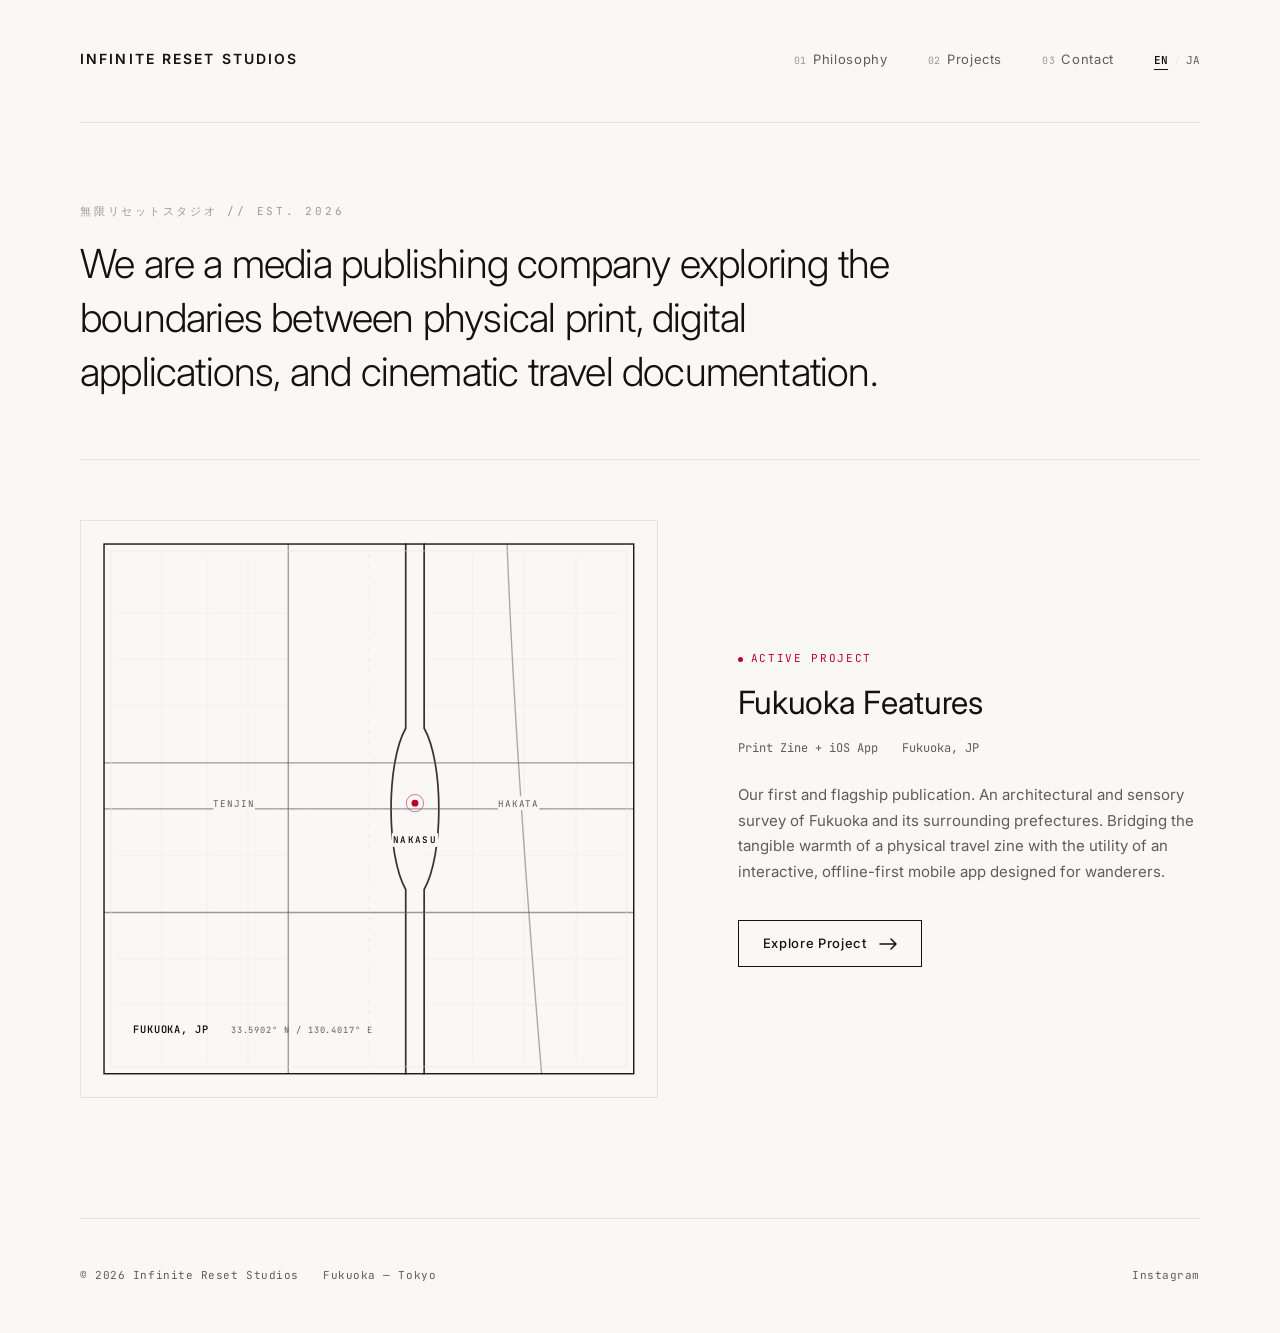
<file: index.html>
<!DOCTYPE html>
<html lang="en">
<head>
  <meta charset="UTF-8">
  <meta name="viewport" content="width=device-width, initial-scale=1.0">
  <title>Infinite Reset Studios — Media Publishing & Travel Zines</title>
  <meta name="description" content="Infinite Reset Studios is an ultra-minimal media publishing house crafting physical travel zines, digital applications, and longform video archives.">
  
  <!-- SEO & Favicon -->
  <link rel="canonical" href="https://jeff.github.io/infiniteresetslabs/index.html">
  
  <!-- Stylesheets -->
  <link rel="stylesheet" href="style.css">
</head>
<body>
  <div class="container">
    
    <!-- Navigation Header -->
    <header id="site-header">
      <a href="index.html" class="logo" id="logo-link">Infinite Reset Studios</a>
      <nav id="main-navigation">
        <a href="about.html" id="nav-about" data-i18n="nav_about"><span>01</span>Philosophy</a>
        <a href="projects.html" id="nav-projects" data-i18n="nav_projects"><span>02</span>Projects</a>
        <a href="contact.html" id="nav-contact" data-i18n="nav_contact"><span>03</span>Contact</a>
        <div class="lang-switcher" id="lang-switcher">
          <button class="lang-btn" data-lang="en">EN</button>
          <span class="divider">/</span>
          <button class="lang-btn" data-lang="ja">JA</button>
        </div>
      </nav>
    </header>

    <!-- Main Content -->
    <main id="main-content">
      
      <!-- Hero Section / Manifest -->
      <section class="hero" id="hero-section">
        <span class="subtitle-japanese" id="japanese-subtitle" data-i18n="hero_subtitle">無限リセットスタジオ // EST. 2026</span>
        <h1 id="mission-heading" data-i18n="hero_title">
          We are a media publishing company exploring the boundaries between physical print, digital applications, and cinematic travel documentation.
        </h1>
      </section>

      <!-- Featured Project / Fukuoka Features -->
      <section class="featured-project" id="featured-project-section">
        <a href="https://fukuoka-features.placeholder.com" target="_blank" rel="noopener noreferrer" class="image-container" id="fukuoka-image-link" aria-label="Fukuoka Features website">
          <svg viewBox="0 0 500 500" class="cartography-map" id="fukuoka-map" aria-hidden="true" xmlns="http://www.w3.org/2000/svg">
            <!-- Background Fill (Warm paper land) -->
            <rect width="500" height="500" fill="var(--color-bg)" />

            <!-- Coordinate Crosshairs (Subtle grid lines) -->
            <line x1="250" y1="20" x2="250" y2="480" stroke="var(--color-border)" stroke-width="0.75" stroke-dasharray="3,6" opacity="0.6" />
            <line x1="20" y1="250" x2="480" y2="250" stroke="var(--color-border)" stroke-width="0.75" stroke-dasharray="3,6" opacity="0.6" />

            <!-- Minor Street Grids (Only drawn on land, avoiding water split) -->
            <g stroke="var(--color-border)" stroke-width="0.75" opacity="0.4">
              <!-- Tenjin Area Grid (West) -->
              <line x1="70" y1="30" x2="70" y2="470" />
              <line x1="110" y1="30" x2="110" y2="470" />
              <line x1="145" y1="30" x2="145" y2="470" />
              <line x1="30" y1="80" x2="180" y2="80" />
              <line x1="30" y1="120" x2="180" y2="120" />
              <line x1="30" y1="160" x2="180" y2="160" />
              <line x1="30" y1="290" x2="180" y2="290" />
              <line x1="30" y1="380" x2="180" y2="380" />
              <line x1="30" y1="420" x2="180" y2="420" />

              <!-- Hakata Area Grid (East) -->
              <line x1="340" y1="30" x2="340" y2="470" />
              <line x1="385" y1="30" x2="385" y2="470" />
              <line x1="430" y1="30" x2="430" y2="470" />
              <line x1="300" y1="80" x2="470" y2="80" />
              <line x1="300" y1="120" x2="470" y2="120" />
              <line x1="300" y1="160" x2="470" y2="160" />
              <line x1="300" y1="290" x2="470" y2="290" />
              <line x1="300" y1="380" x2="470" y2="380" />
              <line x1="300" y1="420" x2="470" y2="420" />
            </g>

            <!-- Rivers (Double-line hairline style) -->
            <!-- Naka River Left/West Bank -->
            <path d="M 282,480 L 282,320 C 265,290 265,210 282,180 L 282,20" fill="none" stroke="var(--color-text-primary)" stroke-width="1.5" stroke-linecap="round" opacity="0.85" />
            
            <!-- Naka River Right/East Bank -->
            <path d="M 298,480 L 298,320 C 315,290 315,210 298,180 L 298,20" fill="none" stroke="var(--color-text-primary)" stroke-width="1.5" stroke-linecap="round" opacity="0.85" />

            <!-- Mikasa River (Hairline channel) -->
            <path d="M 400,480 C 385,300 375,150 370,20" fill="none" stroke="var(--color-text-secondary)" stroke-width="1.2" stroke-linecap="round" opacity="0.5" />

            <!-- Major Streets & Bridges -->
            <!-- Showa-dori -->
            <line x1="20" y1="210" x2="480" y2="210" stroke="var(--color-text-secondary)" stroke-width="1.2" opacity="0.6" />
            <!-- Meiji-dori -->
            <line x1="20" y1="250" x2="480" y2="250" stroke="var(--color-text-secondary)" stroke-width="1.2" opacity="0.6" />
            <!-- Kokutai-dori -->
            <line x1="20" y1="340" x2="480" y2="340" stroke="var(--color-text-secondary)" stroke-width="1.2" opacity="0.6" />
            <!-- Watanabe-dori -->
            <line x1="180" y1="20" x2="180" y2="480" stroke="var(--color-text-secondary)" stroke-width="1.2" opacity="0.6" />

            <!-- Nakasu Highlight Marker -->
            <circle cx="290" cy="245" r="3" fill="var(--color-accent)" />
            <circle cx="290" cy="245" r="7.5" fill="none" stroke="var(--color-accent)" stroke-width="0.75" opacity="0.6" />

            <!-- Typography Labels (with clean background masks) -->
            <!-- Tenjin Label -->
            <g>
              <rect x="115" y="239" width="36" height="12" fill="var(--color-bg)" />
              <text x="133" y="248" font-family="var(--font-mono)" font-size="8" letter-spacing="0.1em" fill="var(--color-text-secondary)" text-anchor="middle">TENJIN</text>
            </g>

            <!-- Hakata Label -->
            <g>
              <rect x="362" y="239" width="36" height="12" fill="var(--color-bg)" />
              <text x="380" y="248" font-family="var(--font-mono)" font-size="8" letter-spacing="0.1em" fill="var(--color-text-secondary)" text-anchor="middle">HAKATA</text>
            </g>

            <!-- Nakasu Label -->
            <g>
              <rect x="270" y="271" width="40" height="12" fill="var(--color-bg)" />
              <text x="290" y="280" font-family="var(--font-mono)" font-size="8" font-weight="600" letter-spacing="0.15em" fill="var(--color-text-primary)" text-anchor="middle">NAKASU</text>
            </g>

            <!-- Outer Map Border Frame (Double line poster border) -->
            <rect x="20" y="20" width="460" height="460" fill="none" stroke="var(--color-text-primary)" stroke-width="1.2" />
            <rect x="26" y="26" width="448" height="448" fill="none" stroke="var(--color-border)" stroke-width="0.5" />

            <!-- Minimalist Bottom Legend -->
            <g transform="translate(45, 445)" font-family="var(--font-mono)" letter-spacing="0.05em">
              <text x="0" y="0" font-size="9" font-weight="600" fill="var(--color-text-primary)">FUKUOKA, JP</text>
              <text x="85" y="0" font-size="7.5" fill="var(--color-text-secondary)">33.5902° N / 130.4017° E</text>
            </g>
          </svg>
        </a>
        <div class="details" id="fukuoka-details">
          <span class="tag-active" id="project-status-tag" data-i18n="project_status">Active Project</span>
          <h2 id="project-title" data-i18n="project_title">Fukuoka Features</h2>
          <div class="meta" id="project-meta">
            <span id="meta-medium" data-i18n="project_medium">Print Zine + iOS App</span>
            <span id="meta-location" data-i18n="project_location">Fukuoka, JP</span>
          </div>
          <p id="project-description" data-i18n="project_desc">
            Our first and flagship publication. An architectural and sensory survey of Fukuoka and its surrounding prefectures. Bridging the tangible warmth of a physical travel zine with the utility of an interactive, offline-first mobile app designed for wanderers.
          </p>
          <a href="https://fukuoka-features.placeholder.com" target="_blank" rel="noopener noreferrer" class="btn-interactive" id="explore-fukuoka-btn">
            <span data-i18n="project_btn_text">Explore Project</span>
            <svg width="18" height="12" viewBox="0 0 18 12" fill="none" xmlns="http://www.w3.org/2000/svg" aria-hidden="true">
              <path d="M12 1L17 6M17 6L12 11M17 6H1" stroke-width="1.5" stroke-linecap="round" stroke-linejoin="round"/>
            </svg>
          </a>
        </div>
      </section>

    </main>

    <!-- Footer -->
    <footer id="site-footer">
      <div class="footer-left" id="footer-left-content">
        <span id="copyright-text" data-i18n="footer_copyright">© 2026 Infinite Reset Studios</span>
        <span id="location-text" data-i18n="footer_location">Fukuoka — Tokyo</span>
      </div>
      <div class="footer-right" id="footer-right-content">
        <a href="https://instagram.com/placeholder" target="_blank" rel="noopener noreferrer" id="footer-instagram-link">Instagram</a>
      </div>
    </footer>

  </div>

  <!-- Scripts -->
  <script src="translations.js"></script>
  <script src="main.js"></script>
</body>
</html>
</file>
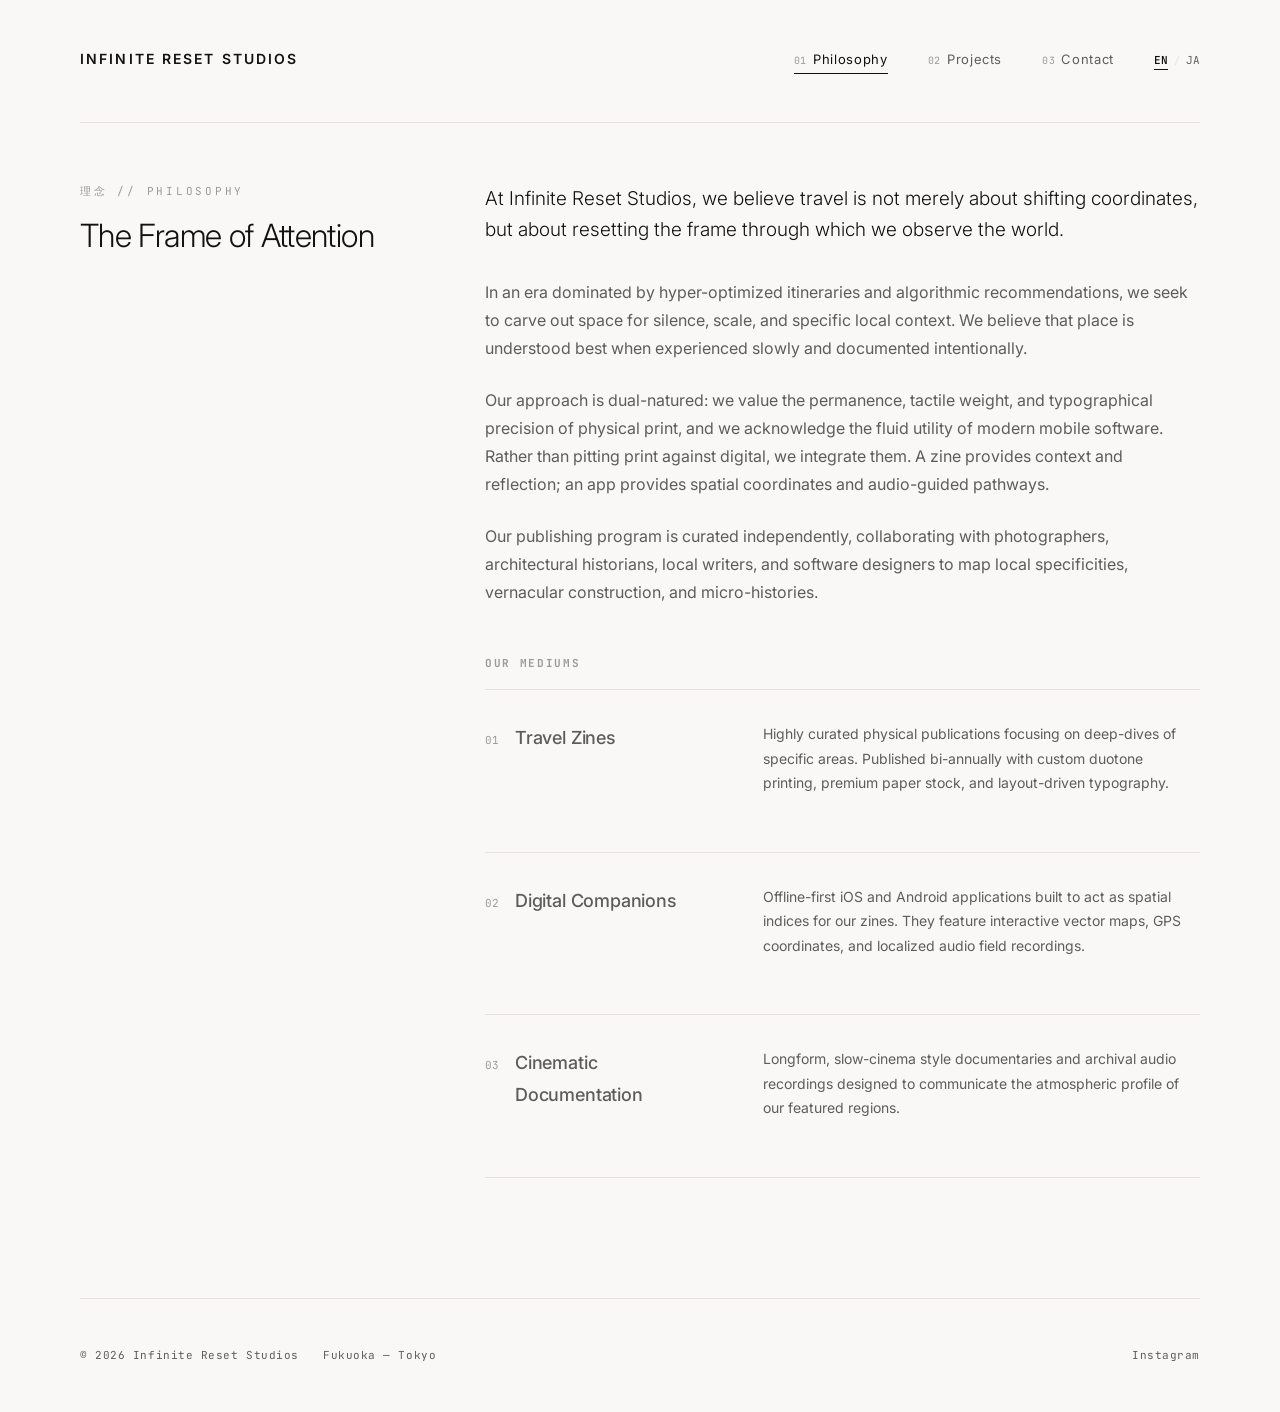
<file: about.html>
<!DOCTYPE html>
<html lang="en">
<head>
  <meta charset="UTF-8">
  <meta name="viewport" content="width=device-width, initial-scale=1.0">
  <title>Philosophy — Infinite Reset Studios</title>
  <meta name="description" content="Read the editorial manifest of Infinite Reset Studios. Learn how we blend physical travel zines, tactile print design, and digital mapping.">
  
  <!-- SEO & Favicon -->
  <link rel="canonical" href="https://jeff.github.io/infiniteresetslabs/about.html">
  
  <!-- Stylesheets -->
  <link rel="stylesheet" href="style.css">
</head>
<body>
  <div class="container">
    
    <!-- Navigation Header -->
    <header id="site-header">
      <a href="index.html" class="logo" id="logo-link">Infinite Reset Studios</a>
      <nav id="main-navigation">
        <a href="about.html" id="nav-about" data-i18n="nav_about"><span>01</span>Philosophy</a>
        <a href="projects.html" id="nav-projects" data-i18n="nav_projects"><span>02</span>Projects</a>
        <a href="contact.html" id="nav-contact" data-i18n="nav_contact"><span>03</span>Contact</a>
        <div class="lang-switcher" id="lang-switcher">
          <button class="lang-btn" data-lang="en">EN</button>
          <span class="divider">/</span>
          <button class="lang-btn" data-lang="ja">JA</button>
        </div>
      </nav>
    </header>

    <!-- Main Content -->
    <main id="main-content">
      
      <div class="editorial-layout" id="philosophy-layout">
        
        <!-- Sticky Sidebar -->
        <aside class="sidebar" id="philosophy-sidebar">
          <span class="subtitle-japanese" id="about-japanese-label" data-i18n="about_subtitle">理念 // PHILOSOPHY</span>
          <h2 id="about-main-heading" data-i18n="about_heading">The Frame of Attention</h2>
        </aside>

        <!-- Content Body -->
        <div class="content-body" id="philosophy-content">
          <p class="lead" id="lead-paragraph" data-i18n="about_lead">
            At Infinite Reset Studios, we believe travel is not merely about shifting coordinates, but about resetting the frame through which we observe the world. 
          </p>
          <p id="body-paragraph-1" data-i18n="about_p1">
            In an era dominated by hyper-optimized itineraries and algorithmic recommendations, we seek to carve out space for silence, scale, and specific local context. We believe that place is understood best when experienced slowly and documented intentionally.
          </p>
          <p id="body-paragraph-2" data-i18n="about_p2">
            Our approach is dual-natured: we value the permanence, tactile weight, and typographical precision of physical print, and we acknowledge the fluid utility of modern mobile software. Rather than pitting print against digital, we integrate them. A zine provides context and reflection; an app provides spatial coordinates and audio-guided pathways.
          </p>
          <p id="body-paragraph-3" data-i18n="about_p3">
            Our publishing program is curated independently, collaborating with photographers, architectural historians, local writers, and software designers to map local specificities, vernacular construction, and micro-histories.
          </p>

          <!-- Taxonomy / Mediums -->
          <h4 class="taxonomy-title" id="mediums-list-heading" data-i18n="mediums_title">Our Mediums</h4>
          <div class="taxonomy-grid" id="mediums-grid">
            
            <div class="taxonomy-item" id="medium-zines">
              <div class="item-meta">
                <span class="item-num">01</span>
                <h3 data-i18n="medium1_title">Travel Zines</h3>
              </div>
              <p data-i18n="medium1_desc">
                Highly curated physical publications focusing on deep-dives of specific areas. Published bi-annually with custom duotone printing, premium paper stock, and layout-driven typography.
              </p>
            </div>

            <div class="taxonomy-item" id="medium-apps">
              <div class="item-meta">
                <span class="item-num">02</span>
                <h3 data-i18n="medium2_title">Digital Companions</h3>
              </div>
              <p data-i18n="medium2_desc">
                Offline-first iOS and Android applications built to act as spatial indices for our zines. They feature interactive vector maps, GPS coordinates, and localized audio field recordings.
              </p>
            </div>

            <div class="taxonomy-item" id="medium-media">
              <div class="item-meta">
                <span class="item-num">03</span>
                <h3 data-i18n="medium3_title">Cinematic Documentation</h3>
              </div>
              <p data-i18n="medium3_desc">
                Longform, slow-cinema style documentaries and archival audio recordings designed to communicate the atmospheric profile of our featured regions.
              </p>
            </div>

          </div>
        </div>

      </div>

    </main>

    <!-- Footer -->
    <footer id="site-footer">
      <div class="footer-left" id="footer-left-content">
        <span id="copyright-text" data-i18n="footer_copyright">© 2026 Infinite Reset Studios</span>
        <span id="location-text" data-i18n="footer_location">Fukuoka — Tokyo</span>
      </div>
      <div class="footer-right" id="footer-right-content">
        <a href="https://instagram.com/placeholder" target="_blank" rel="noopener noreferrer" id="footer-instagram-link">Instagram</a>
      </div>
    </footer>

  </div>

  <!-- Scripts -->
  <script src="translations.js"></script>
  <script src="main.js"></script>
</body>
</html>
</file>
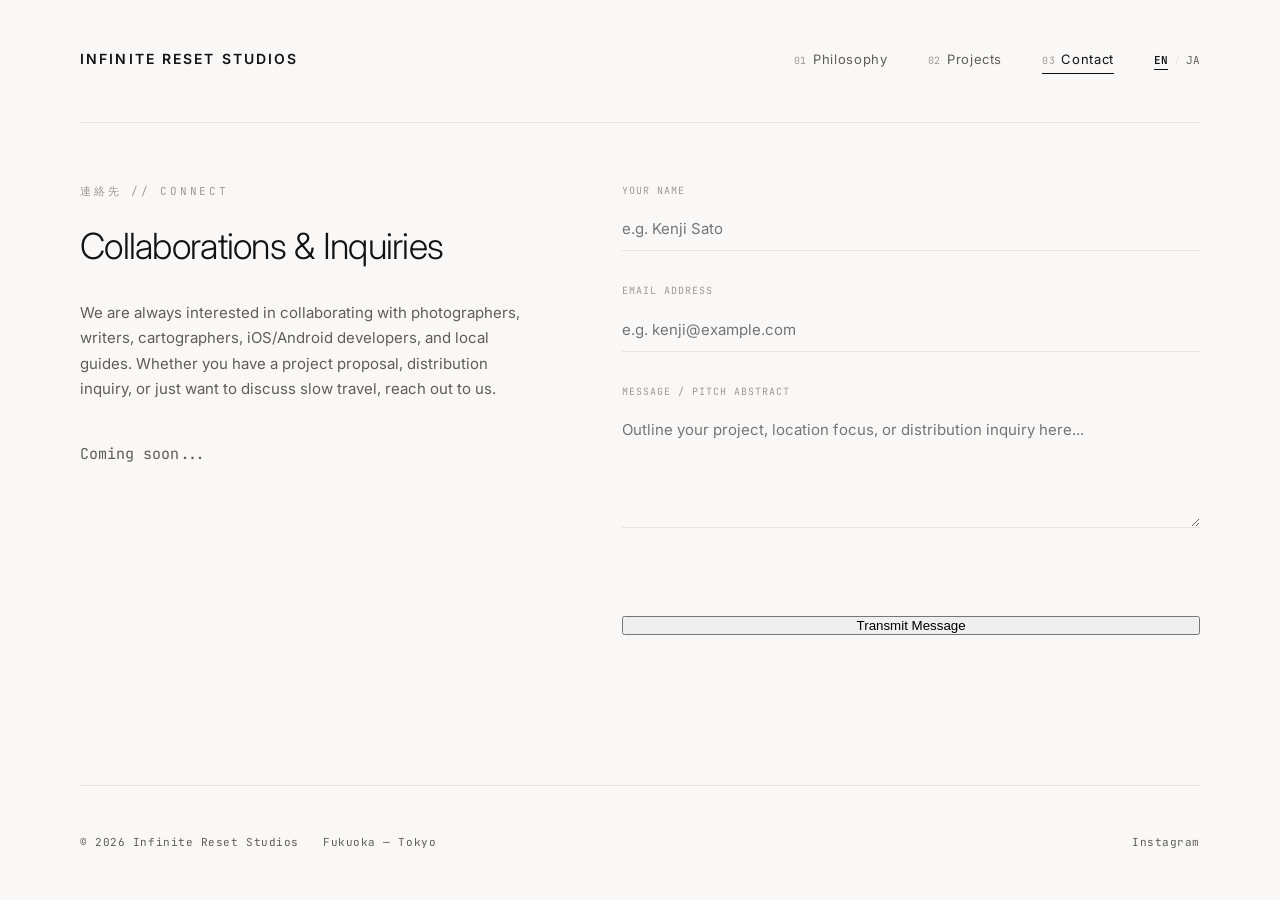
<file: contact.html>
<!DOCTYPE html>
<html lang="en">
<head>
  <meta charset="UTF-8">
  <meta name="viewport" content="width=device-width, initial-scale=1.0">
  <title>Contact & Submissions — Infinite Reset Studios</title>
  <meta name="description" content="Get in touch with Infinite Reset Studios. Learn how to submit zine outlines, order distribution batches, or collaborate on digital travel utilities.">
  
  <!-- SEO & Favicon -->
  <link rel="canonical" href="https://jeff.github.io/infiniteresetslabs/contact.html">
  
  <!-- Stylesheets -->
  <link rel="stylesheet" href="style.css">
</head>
<body>
  <div class="container">
    
    <!-- Navigation Header -->
    <header id="site-header">
      <a href="index.html" class="logo" id="logo-link">Infinite Reset Studios</a>
      <nav id="main-navigation">
        <a href="about.html" id="nav-about" data-i18n="nav_about"><span>01</span>Philosophy</a>
        <a href="projects.html" id="nav-projects" data-i18n="nav_projects"><span>02</span>Projects</a>
        <a href="contact.html" id="nav-contact" data-i18n="nav_contact"><span>03</span>Contact</a>
        <div class="lang-switcher" id="lang-switcher">
          <button class="lang-btn" data-lang="en">EN</button>
          <span class="divider">/</span>
          <button class="lang-btn" data-lang="ja">JA</button>
        </div>
      </nav>
    </header>

    <!-- Main Content -->
    <main id="main-content">
      
      <div class="contact-layout" id="contact-page-layout">
        
        <!-- Contact Information -->
        <section class="contact-info" id="contact-information">
          <span class="subtitle-japanese" id="contact-japanese-label" data-i18n="contact_subtitle">連絡先 // CONNECT</span>
          <h2 id="contact-main-heading" data-i18n="contact_heading">Collaborations & Inquiries</h2>
          <p id="contact-intro-p" data-i18n="contact_desc">
            We are always interested in collaborating with photographers, writers, cartographers, iOS/Android developers, and local guides. Whether you have a project proposal, distribution inquiry, or just want to discuss slow travel, reach out to us.
          </p>
          
          <!-- Commented out emails
          <ul class="contact-methods" id="contact-links-list">
            <li id="contact-email-general">
              <span data-i18n="contact_label_general">General Inquiries / </span>
              <a href="mailto:hello@infiniteresetstudios.com" id="email-general-link">hello@infiniteresetstudios.com</a>
            </li>
            <li id="contact-email-editorial">
              <span data-i18n="contact_label_submissions">Zine Submissions / </span>
              <a href="mailto:submissions@infiniteresetstudios.com" id="email-submissions-link">submissions@infiniteresetstudios.com</a>
            </li>
            <li id="contact-email-press">
              <span data-i18n="contact_label_press">Press & Stockists / </span>
              <a href="mailto:stockists@infiniteresetstudios.com" id="email-stockists-link">stockists@infiniteresetstudios.com</a>
            </li>
          </ul>
          -->
          <p id="contact-coming-soon" class="coming-soon-text" data-i18n="contact_coming_soon">Coming soon...</p>
        </section>

        <!-- Contact Form -->
        <section class="contact-form-section" id="contact-form-block">
          <form class="contact-form" id="inquiry-form" novalidate>
            
            <div class="form-group" id="group-name">
              <label for="name-input" data-i18n="form_label_name">Your Name</label>
              <input type="text" id="name-input" placeholder="e.g. Kenji Sato" required autocomplete="name" data-i18n="form_placeholder_name">
            </div>

            <div class="form-group" id="group-email">
              <label for="email-input" data-i18n="form_label_email">Email Address</label>
              <input type="email" id="email-input" placeholder="e.g. kenji@example.com" required autocomplete="email" data-i18n="form_placeholder_email">
            </div>

            <div class="form-group" id="group-message">
              <label for="message-input" data-i18n="form_label_message">Message / Pitch Abstract</label>
              <textarea id="message-input" placeholder="Outline your project, location focus, or distribution inquiry here..." required data-i18n="form_placeholder_message"></textarea>
            </div>

            <!-- Terminal status response -->
            <div class="form-status" id="form-status-feedback" aria-live="polite"></div>

            <button type="submit" class="form-btn" id="submit-inquiry-btn" data-i18n="form_btn_submit">Transmit Message</button>
          </form>
        </section>

      </div>

    </main>

    <!-- Footer -->
    <footer id="site-footer">
      <div class="footer-left" id="footer-left-content">
        <span id="copyright-text" data-i18n="footer_copyright">© 2026 Infinite Reset Studios</span>
        <span id="location-text" data-i18n="footer_location">Fukuoka — Tokyo</span>
      </div>
      <div class="footer-right" id="footer-right-content">
        <a href="https://instagram.com/placeholder" target="_blank" rel="noopener noreferrer" id="footer-instagram-link">Instagram</a>
      </div>
    </footer>

  </div>

  <!-- Scripts -->
  <script src="translations.js"></script>
  <script src="main.js"></script>
</body>
</html>
</file>
<file: style.css>
@import url('https://fonts.googleapis.com/css2?family=Inter:wght@300;400;500;600&family=JetBrains+Mono:wght@300;400&family=Noto+Sans+JP:wght@300;400;500&display=swap');

:root {
  /* Design Tokens */
  --color-bg: #faf8f6;            /* Warm paper white */
  --color-text-primary: #121212;   /* Carbon charcoal */
  --color-text-secondary: #5e5d59; /* Soft dark grey */
  --color-text-muted: #9c9a96;     /* Muted grey */
  --color-border: #e6e3df;         /* Hairline layout border */
  --color-accent: #bc002d;         /* Crimson dot/focus */
  --color-map-water: #eae5de;      /* Warm gray-beige for map water body */
  
  --font-sans: 'Inter', 'Noto Sans JP', -apple-system, BlinkMacSystemFont, "Segoe UI", Roboto, sans-serif;
  --font-mono: 'JetBrains Mono', SFMono-Regular, Consolas, Menlo, monospace;
  
  --transition-smooth: all 0.5s cubic-bezier(0.16, 1, 0.3, 1);
  --transition-fast: all 0.2s cubic-bezier(0.16, 1, 0.3, 1);
  
  --spacing-section: 120px;
}

/* Global Reset & Base */
* {
  box-sizing: border-box;
  margin: 0;
  padding: 0;
}

html, body {
  background-color: var(--color-bg);
  color: var(--color-text-primary);
  font-family: var(--font-sans);
  -webkit-font-smoothing: antialiased;
  -moz-osx-font-smoothing: grayscale;
  line-height: 1.625;
  min-height: 100vh;
  display: flex;
  flex-direction: column;
}

/* Base Transition for Pages */
body {
  opacity: 0;
  animation: pageFadeIn 0.8s cubic-bezier(0.16, 1, 0.3, 1) forwards;
}

@keyframes pageFadeIn {
  from {
    opacity: 0;
    transform: translateY(8px);
  }
  to {
    opacity: 1;
    transform: translateY(0);
  }
}

/* Structure */
.container {
  max-width: 1200px;
  width: 100%;
  margin: 0 auto;
  padding: 0 40px;
  display: flex;
  flex-direction: column;
  flex-grow: 1;
}

@media (max-width: 768px) {
  .container {
    padding: 0 24px;
  }
  :root {
    --spacing-section: 80px;
  }
}

/* Header */
header {
  padding: 48px 0;
  display: flex;
  justify-content: space-between;
  align-items: baseline;
  border-bottom: 1px solid var(--color-border);
}

.logo {
  font-size: 14px;
  font-weight: 600;
  text-decoration: none;
  color: var(--color-text-primary);
  letter-spacing: 0.15em;
  text-transform: uppercase;
  transition: var(--transition-fast);
}

.logo:hover {
  opacity: 0.7;
}

nav {
  display: flex;
  align-items: center;
}

nav a {
  font-family: var(--font-sans);
  font-size: 13px;
  font-weight: 400;
  color: var(--color-text-secondary);
  text-decoration: none;
  margin-left: 40px;
  letter-spacing: 0.05em;
  position: relative;
  padding-bottom: 4px;
  transition: var(--transition-smooth);
}

nav a span {
  font-family: var(--font-mono);
  font-size: 10px;
  color: var(--color-text-muted);
  margin-right: 6px;
}

nav a::after {
  content: '';
  position: absolute;
  bottom: 0;
  left: 0;
  width: 100%;
  height: 1px;
  background-color: var(--color-text-primary);
  transform: scaleX(0);
  transform-origin: right;
  transition: transform 0.4s cubic-bezier(0.16, 1, 0.3, 1);
}

nav a:hover {
  color: var(--color-text-primary);
}

nav a:hover::after {
  transform: scaleX(1);
  transform-origin: left;
}

nav a.active {
  color: var(--color-text-primary);
}

nav a.active::after {
  transform: scaleX(1);
}

@media (max-width: 680px) {
  header {
    flex-direction: column;
    align-items: flex-start;
    gap: 20px;
    padding: 32px 0;
  }
  nav {
    width: 100%;
    flex-wrap: wrap;
    row-gap: 8px;
  }
  nav a {
    margin-left: 0;
    margin-right: 24px;
  }
}

/* Footer */
footer {
  margin-top: auto;
  border-top: 1px solid var(--color-border);
  padding: 48px 0;
  display: flex;
  justify-content: space-between;
  align-items: center;
  font-family: var(--font-mono);
  font-size: 11px;
  color: var(--color-text-secondary);
  letter-spacing: 0.05em;
}

footer a {
  color: var(--color-text-secondary);
  text-decoration: none;
  transition: var(--transition-fast);
  border-bottom: 1px solid transparent;
}

footer a:hover {
  color: var(--color-text-primary);
  border-bottom-color: var(--color-text-primary);
}

.footer-left {
  display: flex;
  gap: 24px;
}

@media (max-width: 600px) {
  footer {
    flex-direction: column;
    align-items: flex-start;
    gap: 16px;
    padding: 32px 0;
  }
  .footer-left {
    flex-direction: column;
    gap: 8px;
  }
}

/* Hero Component */
.hero {
  padding: 80px 0 60px 0;
  max-width: 820px;
}

.subtitle-japanese {
  font-family: var(--font-mono);
  font-size: 11px;
  text-transform: uppercase;
  color: var(--color-text-muted);
  letter-spacing: 0.25em;
  display: block;
  margin-bottom: 16px;
}

.hero h1 {
  font-size: 40px;
  font-weight: 300;
  line-height: 1.35;
  color: var(--color-text-primary);
  letter-spacing: -0.02em;
}

@media (max-width: 768px) {
  .hero {
    padding: 48px 0 32px 0;
  }
  .hero h1 {
    font-size: 28px;
    line-height: 1.4;
  }
}

/* Featured Project Card */
.featured-project {
  display: grid;
  grid-template-columns: 1.25fr 1fr;
  gap: 80px;
  padding: 60px 0 var(--spacing-section) 0;
  border-top: 1px solid var(--color-border);
  align-items: center;
}

.featured-project .image-container {
  display: block;
  text-decoration: none;
  position: relative;
  overflow: hidden;
  aspect-ratio: 1 / 1;
  background-color: #eae7e3;
  border: 1px solid var(--color-border);
}

.featured-project .image-container img {
  width: 100%;
  height: 100%;
  object-fit: cover;
  filter: grayscale(1);
  transition: transform 1.2s cubic-bezier(0.16, 1, 0.3, 1), filter 1.2s cubic-bezier(0.16, 1, 0.3, 1);
}

.featured-project .image-container:hover img {
  transform: scale(1.03);
  filter: grayscale(0);
}

.cartography-map {
  width: 100%;
  height: 100%;
  display: block;
  background-color: #f6f3ef;
  transition: transform 1.2s cubic-bezier(0.16, 1, 0.3, 1);
}

.featured-project .image-container:hover .cartography-map {
  transform: scale(1.03);
}

.featured-project .details {
  display: flex;
  flex-direction: column;
  align-items: flex-start;
}

.tag-active {
  font-family: var(--font-mono);
  font-size: 11px;
  color: var(--color-accent);
  text-transform: uppercase;
  letter-spacing: 0.15em;
  margin-bottom: 16px;
  display: inline-flex;
  align-items: center;
  gap: 8px;
}

.tag-active::before {
  content: '';
  display: inline-block;
  width: 5px;
  height: 5px;
  background-color: var(--color-accent);
  border-radius: 50%;
}

.featured-project h2 {
  font-size: 32px;
  font-weight: 400;
  line-height: 1.2;
  margin-bottom: 16px;
  letter-spacing: -0.01em;
}

.featured-project .meta {
  font-family: var(--font-mono);
  font-size: 12px;
  color: var(--color-text-secondary);
  margin-bottom: 24px;
  display: flex;
  gap: 24px;
}

.featured-project p {
  font-size: 15px;
  color: var(--color-text-secondary);
  line-height: 1.7;
  margin-bottom: 36px;
}

.btn-interactive {
  font-family: var(--font-sans);
  font-size: 13px;
  font-weight: 500;
  color: var(--color-text-primary);
  text-decoration: none;
  display: inline-flex;
  align-items: center;
  gap: 12px;
  padding: 12px 24px;
  border: 1px solid var(--color-text-primary);
  transition: var(--transition-smooth);
  letter-spacing: 0.05em;
  background: transparent;
}

.btn-interactive svg {
  transition: transform 0.4s cubic-bezier(0.16, 1, 0.3, 1);
  stroke: var(--color-text-primary);
}

.btn-interactive:hover {
  background-color: var(--color-text-primary);
  color: var(--color-bg);
}

.btn-interactive:hover svg {
  transform: translateX(4px);
  stroke: var(--color-bg);
}

@media (max-width: 900px) {
  .featured-project {
    grid-template-columns: 1fr;
    gap: 40px;
    padding: 40px 0 var(--spacing-section) 0;
  }
  .featured-project h2 {
    font-size: 26px;
  }
}

/* Editorial layout (About) */
.editorial-layout {
  display: grid;
  grid-template-columns: 1fr 2.2fr;
  gap: 80px;
  padding: 60px 0 var(--spacing-section) 0;
}

.editorial-layout .sidebar h2 {
  font-size: 32px;
  font-weight: 300;
  line-height: 1.2;
  letter-spacing: -0.02em;
  position: sticky;
  top: 48px;
}

.editorial-layout .content-body {
  font-size: 16px;
  color: var(--color-text-secondary);
  line-height: 1.75;
}

.editorial-layout .content-body p {
  margin-bottom: 24px;
}

.editorial-layout .content-body .lead {
  font-size: 19px;
  font-weight: 300;
  color: var(--color-text-primary);
  line-height: 1.65;
  margin-bottom: 32px;
}

@media (max-width: 820px) {
  .editorial-layout {
    grid-template-columns: 1fr;
    gap: 40px;
  }
  .editorial-layout .sidebar h2 {
    position: static;
  }
}

/* Taxonomy section */
.taxonomy-title {
  font-family: var(--font-mono);
  font-size: 11px;
  text-transform: uppercase;
  color: var(--color-text-muted);
  letter-spacing: 0.15em;
  margin-top: 48px;
  padding-bottom: 16px;
  border-bottom: 1px solid var(--color-border);
}

.taxonomy-grid {
  display: flex;
  flex-direction: column;
}

.taxonomy-item {
  display: grid;
  grid-template-columns: 1fr 2.2fr;
  gap: 80px;
  padding: 32px 0;
  border-bottom: 1px solid var(--color-border);
}

.taxonomy-item .item-meta {
  display: flex;
  align-items: baseline;
  gap: 16px;
}

.taxonomy-item .item-num {
  font-family: var(--font-mono);
  font-size: 11px;
  color: var(--color-text-muted);
}

.taxonomy-item h3 {
  font-size: 18px;
  font-weight: 500;
  letter-spacing: -0.01em;
}

.taxonomy-item p {
  font-size: 14px;
  color: var(--color-text-secondary);
  margin: 0;
}

@media (max-width: 820px) {
  .taxonomy-item {
    grid-template-columns: 1fr;
    gap: 12px;
    padding: 24px 0;
  }
}

/* Projects Directory List */
.projects-dir {
  padding: 60px 0 var(--spacing-section) 0;
}

.projects-dir h2 {
  font-size: 28px;
  font-weight: 300;
  margin-bottom: 40px;
  letter-spacing: -0.01em;
}

.projects-table {
  display: flex;
  flex-direction: column;
}

.projects-header-row {
  display: grid;
  grid-template-columns: 1.5fr 1fr 1fr 0.5fr;
  padding: 16px 0;
  border-bottom: 1px solid var(--color-text-primary);
  font-family: var(--font-mono);
  font-size: 10px;
  text-transform: uppercase;
  color: var(--color-text-muted);
  letter-spacing: 0.1em;
}

.project-row {
  display: grid;
  grid-template-columns: 1.5fr 1fr 1fr 0.5fr;
  padding: 24px 0;
  border-bottom: 1px solid var(--color-border);
  align-items: center;
  text-decoration: none;
  color: inherit;
  transition: var(--transition-smooth);
}

.project-row.active:hover {
  background-color: rgba(18, 18, 18, 0.02);
  border-bottom-color: var(--color-text-primary);
  padding-left: 16px;
  padding-right: 16px;
}

.projects-header-row .col-title {
  padding-right: 40px;
}

.project-row .p-title {
  font-size: 16px;
  font-weight: 500;
  letter-spacing: -0.01em;
  padding-right: 40px;
}

.project-row .p-sub {
  font-size: 12px;
  color: var(--color-text-secondary);
  margin-top: 2px;
  font-weight: 400;
}

.project-row .p-medium {
  font-family: var(--font-mono);
  font-size: 11px;
  color: var(--color-text-secondary);
  text-transform: uppercase;
}

.project-row .p-region {
  font-size: 14px;
  color: var(--color-text-secondary);
}

.project-row .p-year {
  font-family: var(--font-mono);
  font-size: 12px;
  color: var(--color-text-secondary);
  text-align: right;
}

.project-row.upcoming {
  opacity: 0.45;
  cursor: default;
}

.project-row.upcoming .p-medium {
  color: var(--color-text-muted);
}

@media (max-width: 960px) {
  .projects-header-row {
    grid-template-columns: 1.5fr 1fr;
  }
  .projects-header-row .col-region,
  .projects-header-row .col-year {
    display: none;
  }
  .project-row {
    grid-template-columns: 1.5fr 1fr;
  }
  .project-row .p-region,
  .project-row .p-year {
    display: none;
  }
}

/* Contact Page Layout */
.contact-layout {
  display: grid;
  grid-template-columns: 1fr 1.25fr;
  gap: 80px;
  padding: 60px 0 var(--spacing-section) 0;
}

.contact-info h2 {
  font-size: 36px;
  font-weight: 300;
  margin-bottom: 24px;
  letter-spacing: -0.02em;
}

.contact-info p {
  font-size: 15px;
  color: var(--color-text-secondary);
  line-height: 1.7;
  margin-bottom: 40px;
}

.contact-methods {
  list-style: none;
  padding: 0;
}

.contact-methods li {
  margin-bottom: 20px;
  font-family: var(--font-mono);
  font-size: 13px;
  color: var(--color-text-secondary);
}

.contact-methods a {
  color: var(--color-text-primary);
  text-decoration: none;
  border-bottom: 1px solid var(--color-text-muted);
  transition: var(--transition-fast);
  font-weight: 400;
}

.contact-methods a:hover {
  color: var(--color-accent);
  border-bottom-color: var(--color-accent);
}

/* Contact Form */
.contact-form {
  display: flex;
  flex-direction: column;
  gap: 32px;
}

.form-group {
  display: flex;
  flex-direction: column;
}

.form-group label {
  font-family: var(--font-mono);
  font-size: 10px;
  color: var(--color-text-muted);
  text-transform: uppercase;
  letter-spacing: 0.1em;
  margin-bottom: 8px;
}

.form-group input,
.form-group textarea {
  background: transparent;
  border: none;
  border-bottom: 1px solid var(--color-border);
  padding: 12px 0;
  font-family: var(--font-sans);
  font-size: 15px;
  color: var(--color-text-primary);
  outline: none;
  transition: var(--transition-fast);
}

.form-group input:focus,
.form-group textarea:focus {
  border-bottom-color: var(--color-text-primary);
}

.form-group textarea {
  resize: vertical;
  min-height: 120px;
}

.form-status {
  font-size: 14px;
  font-family: var(--font-mono);
  color: var(--color-text-secondary);
  min-height: 24px;
}

@media (max-width: 820px) {
  .contact-layout {
    grid-template-columns: 1fr;
    gap: 48px;
  }
}

/* Language Switcher Styling */
.lang-switcher {
  display: flex;
  align-items: center;
  margin-left: 40px;
  font-family: var(--font-mono);
  font-size: 11px;
  color: var(--color-text-muted);
}

.lang-switcher .divider {
  margin: 0 6px;
  user-select: none;
  font-size: 10px;
  color: var(--color-border);
}

.lang-switcher .lang-btn {
  background: transparent;
  border: none;
  font-family: var(--font-mono);
  font-size: 11px;
  color: var(--color-text-secondary);
  cursor: pointer;
  padding: 0 0 2px 0;
  border-bottom: 1px solid transparent;
  transition: var(--transition-fast);
}

.lang-switcher .lang-btn:hover {
  color: var(--color-text-primary);
}

.lang-switcher .lang-btn.active {
  color: var(--color-text-primary);
  font-weight: 600;
  border-bottom-color: var(--color-text-primary);
  pointer-events: none;
}

@media (max-width: 680px) {
  .lang-switcher {
    margin-left: 0;
    margin-top: 16px;
    flex-basis: 100%;
  }
}

.coming-soon-text {
  font-family: var(--font-mono);
  font-size: 13px;
  color: var(--color-text-secondary);
  margin-top: 16px;
}
</file>
